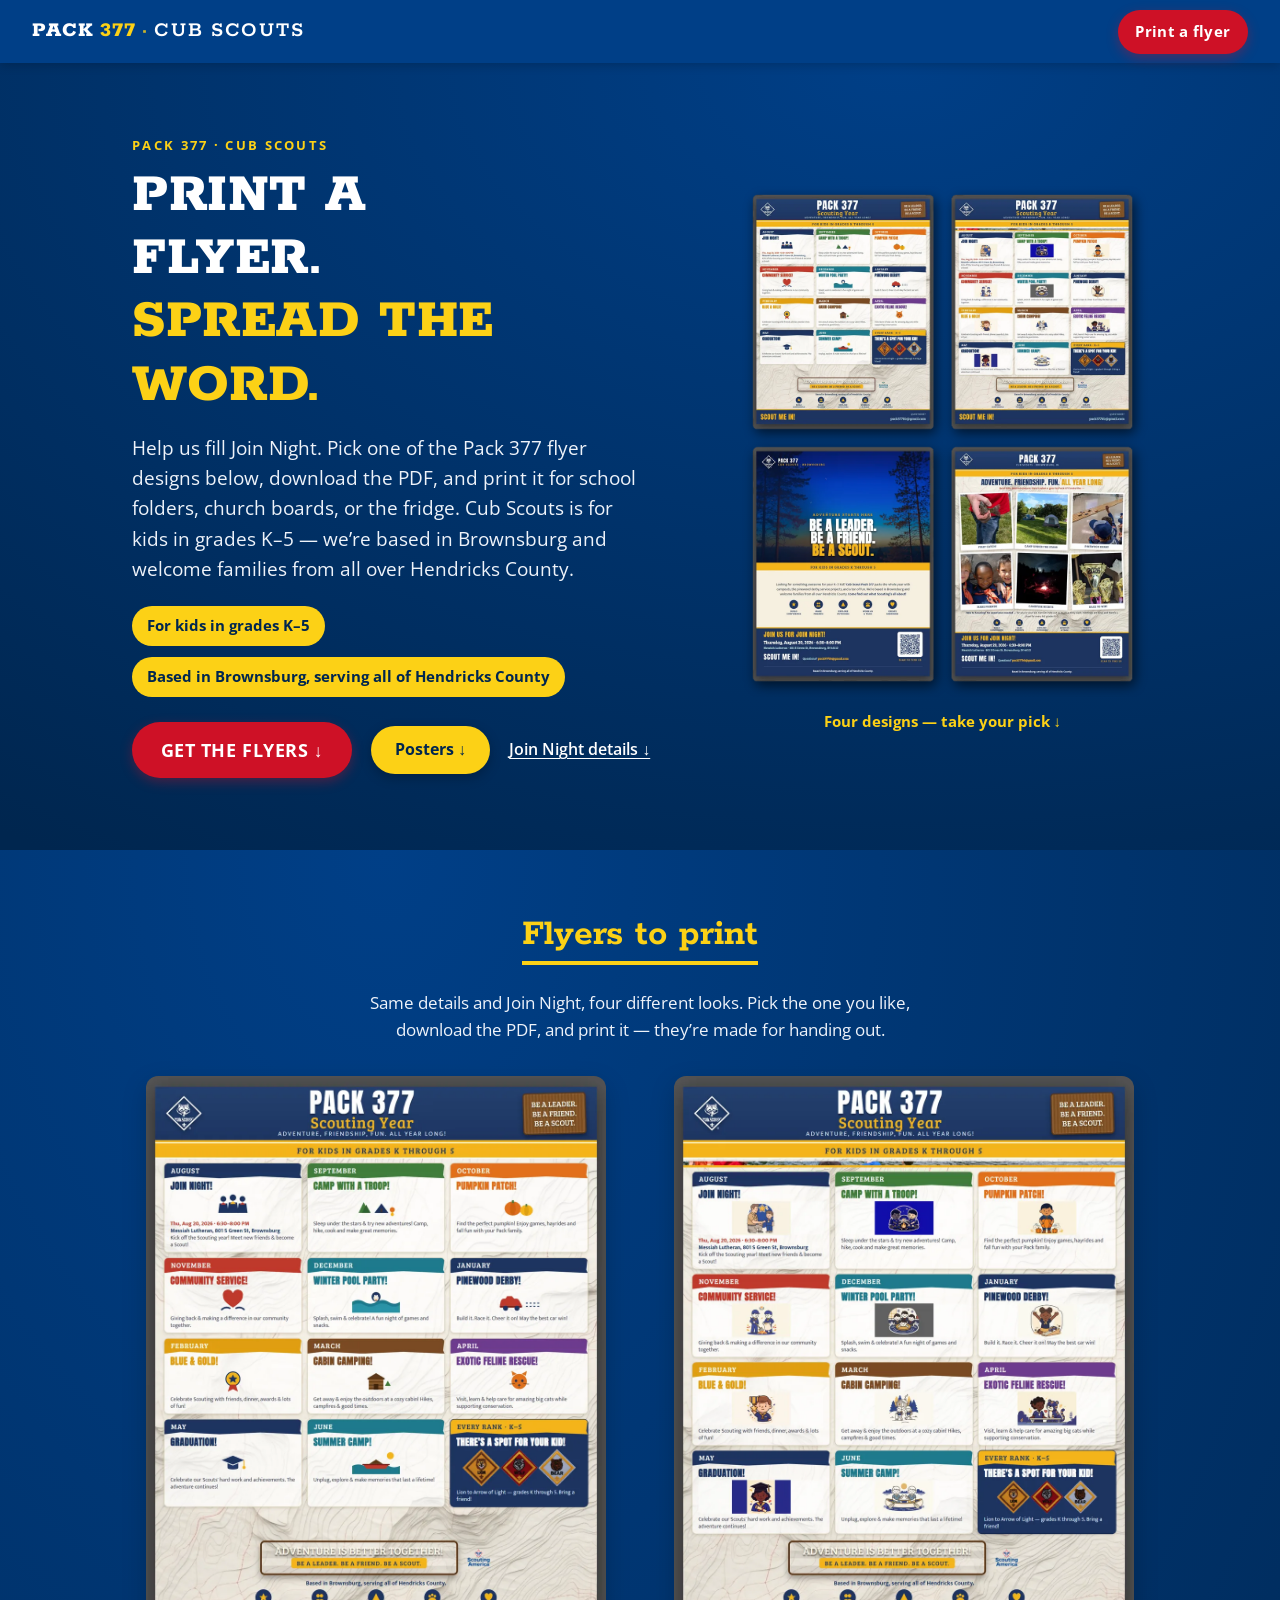
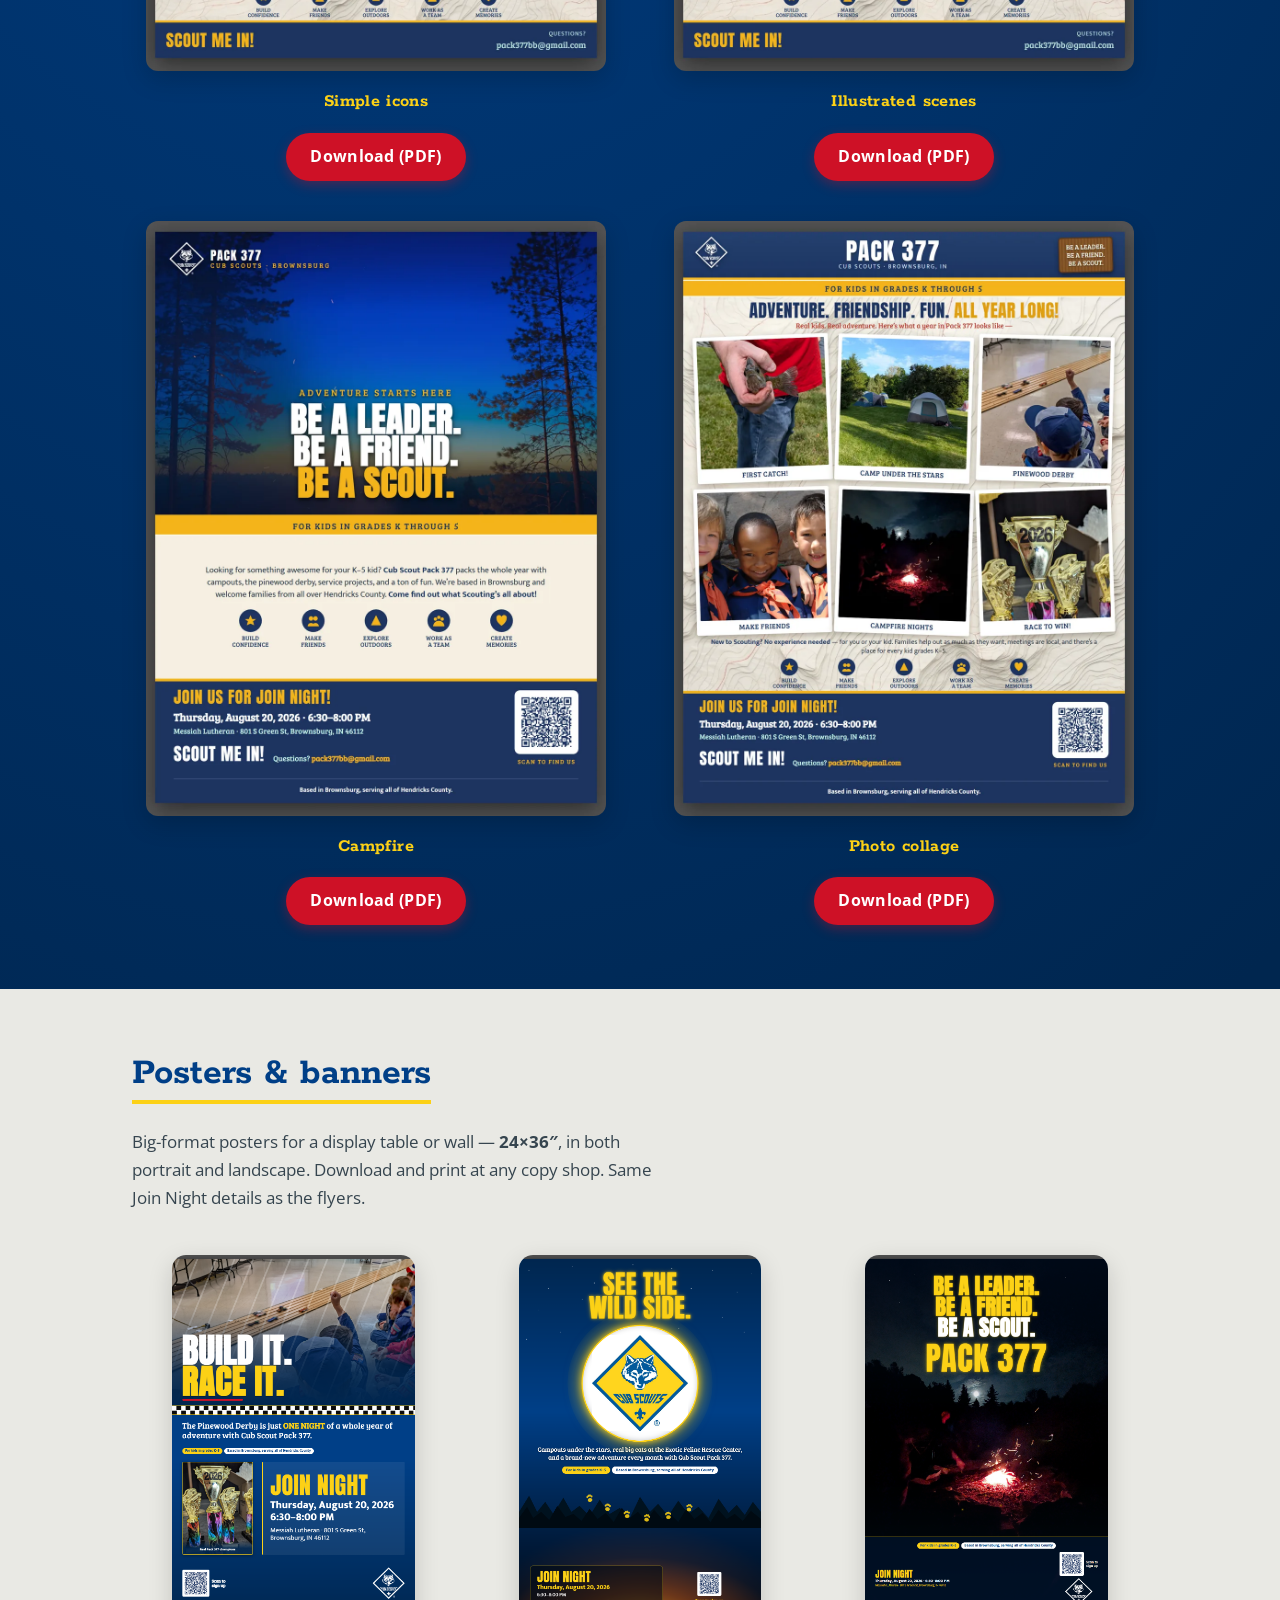
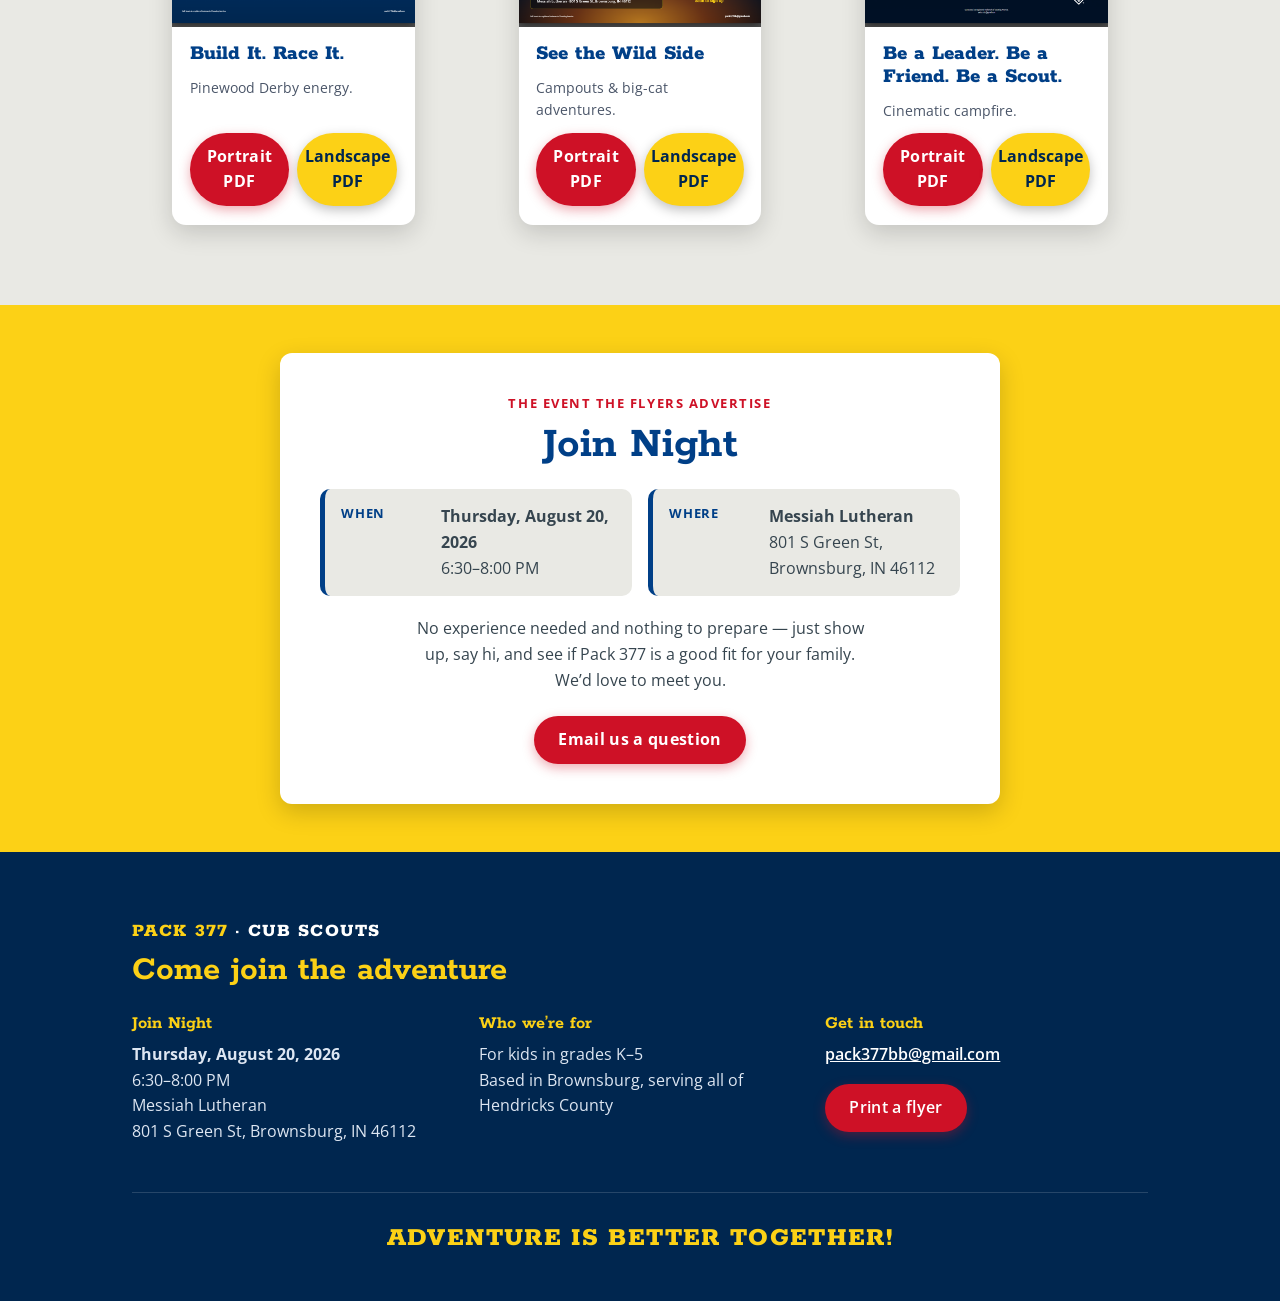
<file: index.html>
<!DOCTYPE html>
<html lang="en">
<head>
  <meta charset="utf-8">
  <meta name="viewport" content="width=device-width, initial-scale=1">
  <title>Cub Scout Pack 377 — Brownsburg, Indiana | Print a Flyer · Join Night Aug 20, 2026</title>
  <meta name="description" content="Print a Cub Scout Pack 377 recruiting flyer. For kids in grades K–5, based in Brownsburg and serving all of Hendricks County, Indiana. Pick a design, download the PDF, and print it. Join Night: Thursday, August 20, 2026, 6:30–8:00 PM at Messiah Lutheran, Brownsburg.">
  <meta name="theme-color" content="#003F87">

  <!-- Open Graph -->
  <meta property="og:type" content="website">
  <meta property="og:title" content="Cub Scout Pack 377 — Print a Flyer">
  <meta property="og:description" content="Pick a Pack 377 flyer design and print it. For kids in grades K–5. Based in Brownsburg, serving all of Hendricks County. Join Night — Thursday, August 20, 2026, 6:30–8:00 PM at Messiah Lutheran.">
  <meta property="og:image" content="assets/flyer-scouting-year.png?v=4">
  <meta property="og:image:alt" content="Pack 377 Scouting Year flyer showing a full year of Cub Scout adventures for kids in grades K–5.">

  <link rel="preconnect" href="https://fonts.googleapis.com">
  <link rel="preconnect" href="https://fonts.gstatic.com" crossorigin>
  <link href="https://fonts.googleapis.com/css2?family=Rokkitt:wght@400;600;700;800&family=Open+Sans:wght@400;600;700&display=swap" rel="stylesheet">

  <link rel="stylesheet" href="assets/styles.css?v=4">
</head>
<body>
  <a class="skip" href="#main">Skip to content</a>

  <header class="site-header">
    <a class="lockup" href="#top" aria-label="Pack 377, Cub Scouts — home">
      <span class="lk-pack">PACK</span><span class="lk-num">377</span>
      <span class="lk-dot" aria-hidden="true">·</span>
      <span class="lk-cub">CUB SCOUTS</span>
    </a>
    <a class="btn btn-cta header-cta" href="#flyer">Print a flyer</a>
  </header>

  <main id="main">

    <!-- (1) HERO -->
    <section id="top" class="hero" aria-labelledby="hero-h">
      <div class="hero-inner">
        <div class="hero-copy">
          <p class="eyebrow">Pack 377 &middot; Cub Scouts</p>
          <h1 id="hero-h">PRINT A<br>FLYER.<br><span class="gold">SPREAD THE WORD.</span></h1>
          <p class="lede">Help us fill Join Night. Pick one of the Pack 377 flyer designs below,
            download the PDF, and print it for school folders, church boards, or the fridge.
            Cub Scouts is for kids in grades K&ndash;5 &mdash; we&rsquo;re based in Brownsburg and
            welcome families from all over Hendricks County.</p>
          <ul class="facts">
            <li class="fact">For kids in grades K&ndash;5</li>
            <li class="fact">Based in Brownsburg, serving all of Hendricks County</li>
          </ul>
          <div class="hero-actions">
            <a class="btn btn-cta" href="#flyer">Get the flyers &darr;</a>
            <a class="btn btn-gold" href="#posters">Posters &darr;</a>
            <a class="link-quiet" href="#join">Join Night details &darr;</a>
          </div>
        </div>

        <figure class="hero-flyer hero-montage">
          <a href="#flyer" aria-label="See and print our four flyer designs">
            <picture>
              <source srcset="assets/flyer-montage.webp?v=4" type="image/webp">
              <img src="assets/flyer-montage.jpg?v=4"
                   width="1046" height="1316"
                   loading="eager" decoding="async"
                   alt="Four different Pack 377 recruiting flyer designs shown together — a simple-icon year calendar, an illustrated-scenes version, a campfire design, and a real-photo collage. Pick and print one in the flyer designs section below.">
            </picture>
          </a>
          <figcaption>Four designs &mdash; take your pick &darr;</figcaption>
        </figure>
      </div>
    </section>

    <!-- (2) FLYER SHOWCASE — the point of the site -->
    <section id="flyer" class="band band-blue" aria-labelledby="flyer-h">
      <div class="wrap flyer-wrap">
        <h2 id="flyer-h" class="section-h on-blue">Flyers to print</h2>
        <p class="band-lede on-blue">Same details and Join Night, four different looks. Pick the one
          you like, download the PDF, and print it &mdash; they&rsquo;re made for handing out.</p>
        <div class="flyer-gallery">

          <figure class="flyer-card">
            <picture>
              <source srcset="assets/flyer-scouting-year-web.webp?v=4" type="image/webp">
              <img src="assets/flyer-scouting-year-web.png?v=4"
                   width="1700" height="2200"
                   loading="lazy" decoding="async"
                   alt="Pack 377 'Scouting Year' flyer, simple-icon style. Cub Scouts for kids in grades K–5, based in Brownsburg and serving all of Hendricks County, Indiana. The flyer lists the year of activities month by month — Join Night, camping, pumpkin patch, community service, winter pool party, pinewood derby, Blue & Gold, cabin camping, the Exotic Feline Rescue Center, graduation, and summer camp — and gives the Join Night details: Thursday, August 20, 2026, 6:30 to 8:00 PM at Messiah Lutheran, 801 S Green St, Brownsburg.">
            </picture>
            <figcaption>Simple icons</figcaption>
            <a class="btn btn-cta" href="flyers/pack-377-scouting-year-2026.pdf?v=4" download>Download (PDF)</a>
          </figure>

          <figure class="flyer-card">
            <picture>
              <source srcset="assets/flyer-scouting-year-hero-web.webp?v=4" type="image/webp">
              <img src="assets/flyer-scouting-year-hero-web.jpg?v=4"
                   width="1700" height="2200"
                   loading="lazy" decoding="async"
                   alt="Pack 377 'Scouting Year' flyer, illustrated style. The same full year of Cub Scout adventures for kids in grades K–5, based in Brownsburg and serving all of Hendricks County, Indiana, with a hand-drawn illustrated scene for each month and a photo of Pack 377 Scouts at camp. Join Night is Thursday, August 20, 2026, 6:30 to 8:00 PM at Messiah Lutheran, 801 S Green St, Brownsburg.">
            </picture>
            <figcaption>Illustrated scenes</figcaption>
            <a class="btn btn-cta" href="flyers/pack-377-scouting-year-hero-2026.pdf?v=4" download>Download (PDF)</a>
          </figure>

          <figure class="flyer-card">
            <picture>
              <source srcset="assets/flyer-campfire-hero-web.webp?v=4" type="image/webp">
              <img src="assets/flyer-campfire-hero-web.jpg?v=4"
                   width="1700" height="2200"
                   loading="lazy" decoding="async"
                   alt="Pack 377 recruiting flyer, campfire style. A dusk forest scene under the headline 'Be a leader. Be a friend. Be a scout.' Cub Scouts for kids in grades K–5, based in Brownsburg and serving all of Hendricks County, Indiana. Join Night is Thursday, August 20, 2026, 6:30 to 8:00 PM at Messiah Lutheran, 801 S Green St, Brownsburg.">
            </picture>
            <figcaption>Campfire</figcaption>
            <a class="btn btn-cta" href="flyers/pack-377-campfire-hero-2026.pdf?v=4" download>Download (PDF)</a>
          </figure>

          <figure class="flyer-card">
            <picture>
              <source srcset="assets/flyer-adventure-collage-web.webp?v=4" type="image/webp">
              <img src="assets/flyer-adventure-collage-web.jpg?v=4"
                   width="1700" height="2200"
                   loading="lazy" decoding="async"
                   alt="Pack 377 recruiting flyer, photo-collage style. A grid of real photos — a Scout's fresh catch, camping under the stars, the pinewood derby, making friends, and a campfire — under 'Adventure. Friendship. Fun. All year long!' Cub Scouts for kids in grades K–5, based in Brownsburg and serving all of Hendricks County, Indiana. Join Night is Thursday, August 20, 2026, 6:30 to 8:00 PM at Messiah Lutheran, 801 S Green St, Brownsburg.">
            </picture>
            <figcaption>Photo collage</figcaption>
            <a class="btn btn-cta" href="flyers/pack-377-adventure-collage-2026.pdf?v=4" download>Download (PDF)</a>
          </figure>

        </div>
      </div>
    </section>

<!-- (2b) POSTERS & BANNERS -->
    <style>
      .poster-gallery { display: grid; grid-template-columns: repeat(3, 1fr); gap: 1.5rem; margin-top: 1.75rem; }
      @media (max-width: 820px){ .poster-gallery { grid-template-columns: 1fr; max-width: 26rem; margin-left:auto; margin-right:auto; } }
      .poster-card { background:#fff; border-radius:14px; overflow:hidden; box-shadow:0 8px 24px rgba(0,0,0,.16); display:flex; flex-direction:column; }
      .poster-card > img { width:100%; height:auto; display:block; background:#00264f; }
      .poster-card .pc-body { padding:1rem 1.1rem 1.2rem; display:flex; flex-direction:column; gap:.7rem; flex:1; }
      .poster-card h3 { font-family:'Rokkitt',Georgia,serif; font-weight:800; color:#003F87; font-size:1.35rem; line-height:1.05; margin:0; }
      .poster-card .pc-note { font-size:.85rem; color:#4a5568; margin:0; }
      .poster-card .pc-dl { display:flex; gap:.5rem; margin-top:auto; }
      .poster-card .pc-dl .btn { flex:1 1 0; text-align:center; padding-left:.4rem; padding-right:.4rem; }
    </style>
    <section id="posters" class="band band-light" aria-labelledby="posters-h">
      <div class="wrap">
        <h2 id="posters-h" class="section-h">Posters &amp; banners</h2>
        <p class="band-lede">Big-format posters for a display table or wall &mdash; <strong>24&times;36&Prime;</strong>, in
          both portrait and landscape. Download and print at any copy shop. Same Join Night details as the flyers.</p>
        <div class="poster-gallery">

          <figure class="poster-card">
            <img src="assets/poster-derby-portrait.png" width="922" height="1382"
                 loading="lazy" decoding="async"
                 alt="Pack 377 'Build It. Race It.' Pinewood Derby poster. Cub Scouts for kids in grades K–5, based in Brownsburg and serving all of Hendricks County, Indiana. Join Night is Thursday, August 20, 2026, 6:30 to 8:00 PM at Messiah Lutheran, 801 S Green St, Brownsburg.">
            <div class="pc-body">
              <h3>Build It. Race It.</h3>
              <p class="pc-note">Pinewood Derby energy.</p>
              <div class="pc-dl">
                <a class="btn btn-cta" href="posters/pack-377-derby-portrait.pdf" download>Portrait PDF</a>
                <a class="btn btn-gold" href="posters/pack-377-derby-landscape.pdf" download>Landscape PDF</a>
              </div>
            </div>
          </figure>

          <figure class="poster-card">
            <img src="assets/poster-wild-side-portrait.png" width="922" height="1382"
                 loading="lazy" decoding="async"
                 alt="Pack 377 'See the Wild Side' poster with the Cub Scouts emblem on a starry night. Cub Scouts for kids in grades K–5, based in Brownsburg and serving all of Hendricks County, Indiana. Join Night is Thursday, August 20, 2026, 6:30 to 8:00 PM at Messiah Lutheran, 801 S Green St, Brownsburg.">
            <div class="pc-body">
              <h3>See the Wild Side</h3>
              <p class="pc-note">Campouts &amp; big-cat adventures.</p>
              <div class="pc-dl">
                <a class="btn btn-cta" href="posters/pack-377-wild-side-portrait.pdf" download>Portrait PDF</a>
                <a class="btn btn-gold" href="posters/pack-377-wild-side-landscape.pdf" download>Landscape PDF</a>
              </div>
            </div>
          </figure>

          <figure class="poster-card">
            <img src="assets/poster-campfire-portrait.png" width="922" height="1382"
                 loading="lazy" decoding="async"
                 alt="Pack 377 'Be a Leader. Be a Friend. Be a Scout.' campfire poster. Cub Scouts for kids in grades K–5, based in Brownsburg and serving all of Hendricks County, Indiana. Join Night is Thursday, August 20, 2026, 6:30 to 8:00 PM at Messiah Lutheran, 801 S Green St, Brownsburg.">
            <div class="pc-body">
              <h3>Be a Leader. Be a Friend. Be a Scout.</h3>
              <p class="pc-note">Cinematic campfire.</p>
              <div class="pc-dl">
                <a class="btn btn-cta" href="posters/pack-377-campfire-portrait.pdf" download>Portrait PDF</a>
                <a class="btn btn-gold" href="posters/pack-377-campfire-landscape.pdf" download>Landscape PDF</a>
              </div>
            </div>
          </figure>

        </div>
      </div>
    </section>

    <!-- (3) JOIN NIGHT CALL-OUT -->
    <section id="join" class="join" aria-labelledby="join-h">
      <div class="join-card">
        <p class="join-kicker">The event the flyers advertise</p>
        <h2 id="join-h">Join Night</h2>
        <dl class="join-details">
          <div class="join-row">
            <dt>When</dt>
            <dd><strong>Thursday, August 20, 2026</strong><br>6:30&ndash;8:00 PM</dd>
          </div>
          <div class="join-row">
            <dt>Where</dt>
            <dd><strong>Messiah Lutheran</strong><br>801 S Green St, Brownsburg, IN 46112</dd>
          </div>
        </dl>
        <p class="join-note">No experience needed and nothing to prepare &mdash; just show up,
          say hi, and see if Pack 377 is a good fit for your family. We&rsquo;d love to meet you.</p>
        <a class="btn btn-cta" href="mailto:pack377bb@gmail.com?subject=Pack%20377%20Join%20Night">Email us a question</a>
      </div>
    </section>
  </main>

  <!-- (4) FOOTER -->
  <footer class="site-footer" aria-labelledby="footer-h">
    <div class="wrap">
      <p class="footer-lockup"><span class="gold">PACK 377</span> &middot; CUB SCOUTS</p>
      <h2 id="footer-h" class="footer-h">Come join the adventure</h2>

      <div class="footer-grid">
        <div class="footer-block">
          <h3>Join Night</h3>
          <p><strong>Thursday, August 20, 2026</strong><br>
             6:30&ndash;8:00 PM<br>
             Messiah Lutheran<br>
             801 S Green St, Brownsburg, IN 46112</p>
        </div>
        <div class="footer-block">
          <h3>Who we&rsquo;re for</h3>
          <p>For kids in grades K&ndash;5<br>
             Based in Brownsburg, serving all of Hendricks County</p>
        </div>
        <div class="footer-block">
          <h3>Get in touch</h3>
          <p><a href="mailto:pack377bb@gmail.com">pack377bb@gmail.com</a></p>
          <a class="btn btn-cta" href="#flyer">Print a flyer</a>
        </div>
      </div>

      <p class="footer-tag gold">ADVENTURE IS BETTER TOGETHER!</p>
    </div>
  </footer>
</body>
</html>
</file>
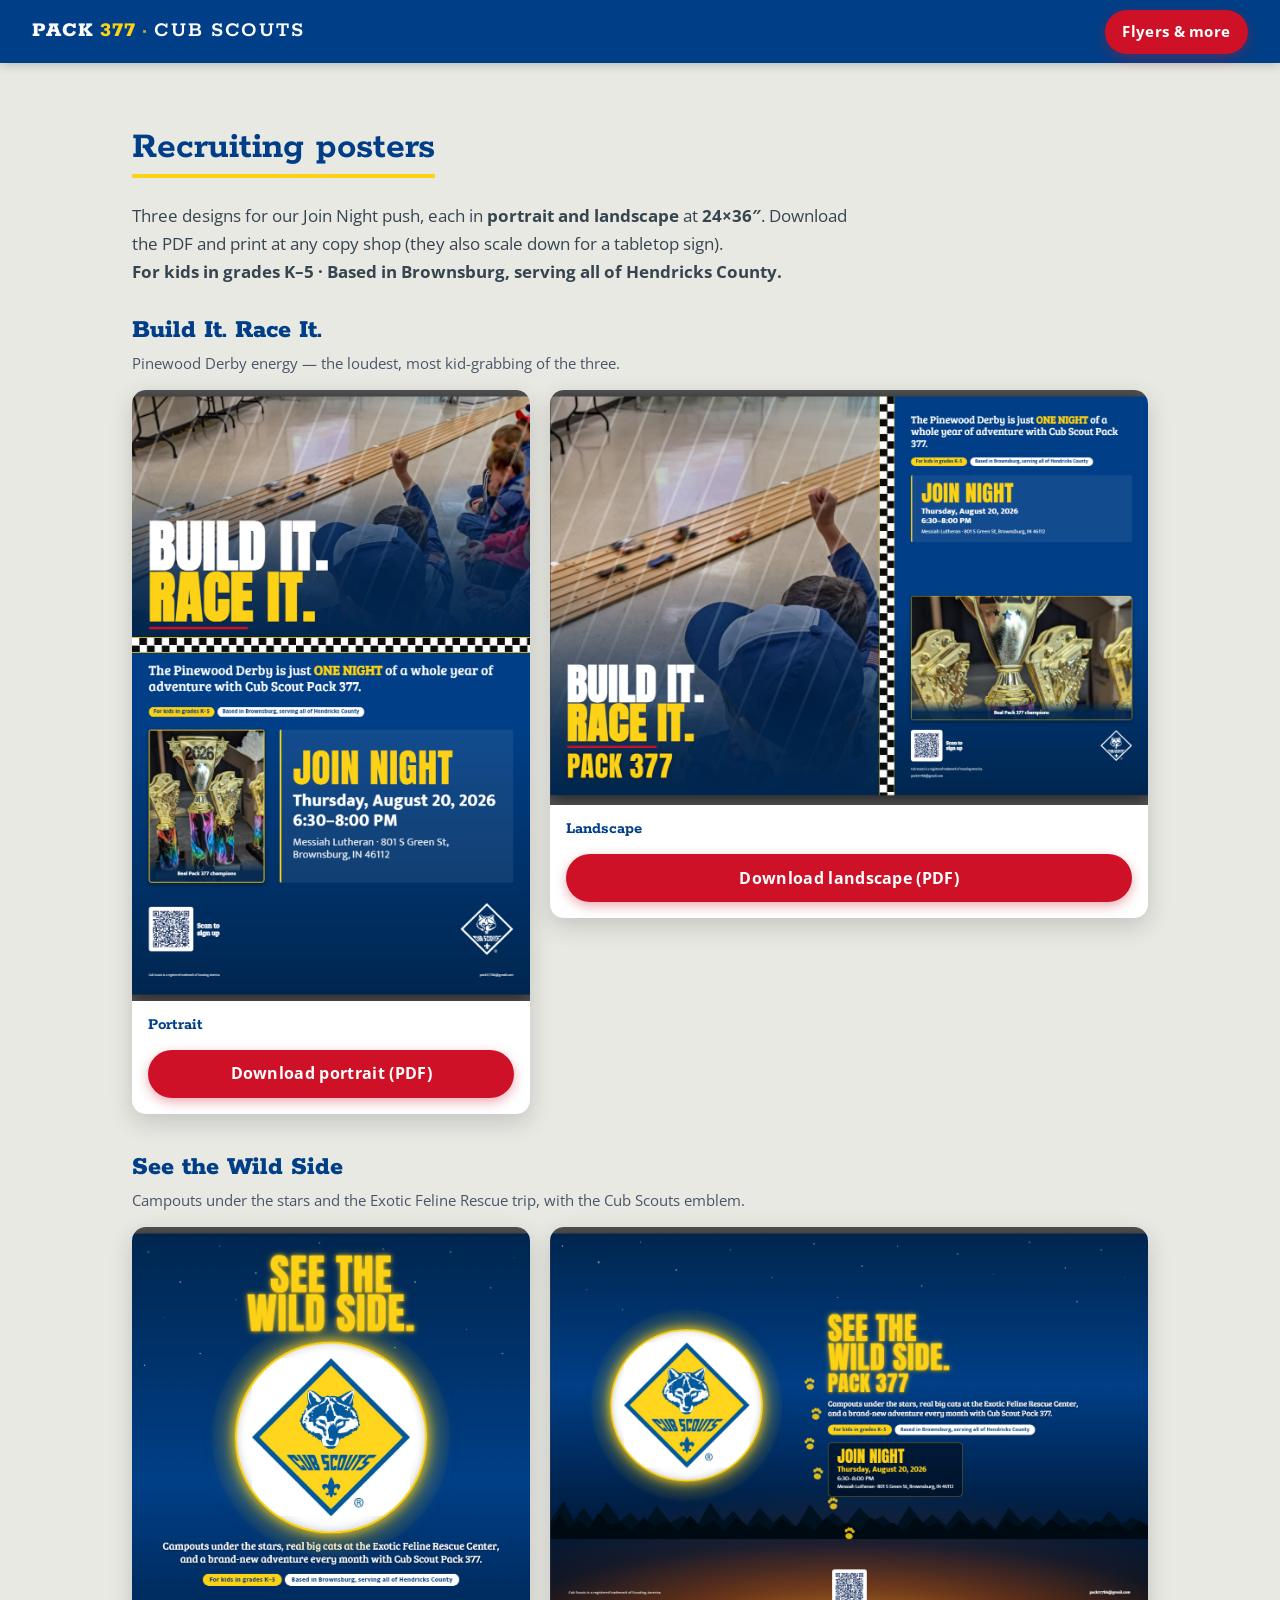
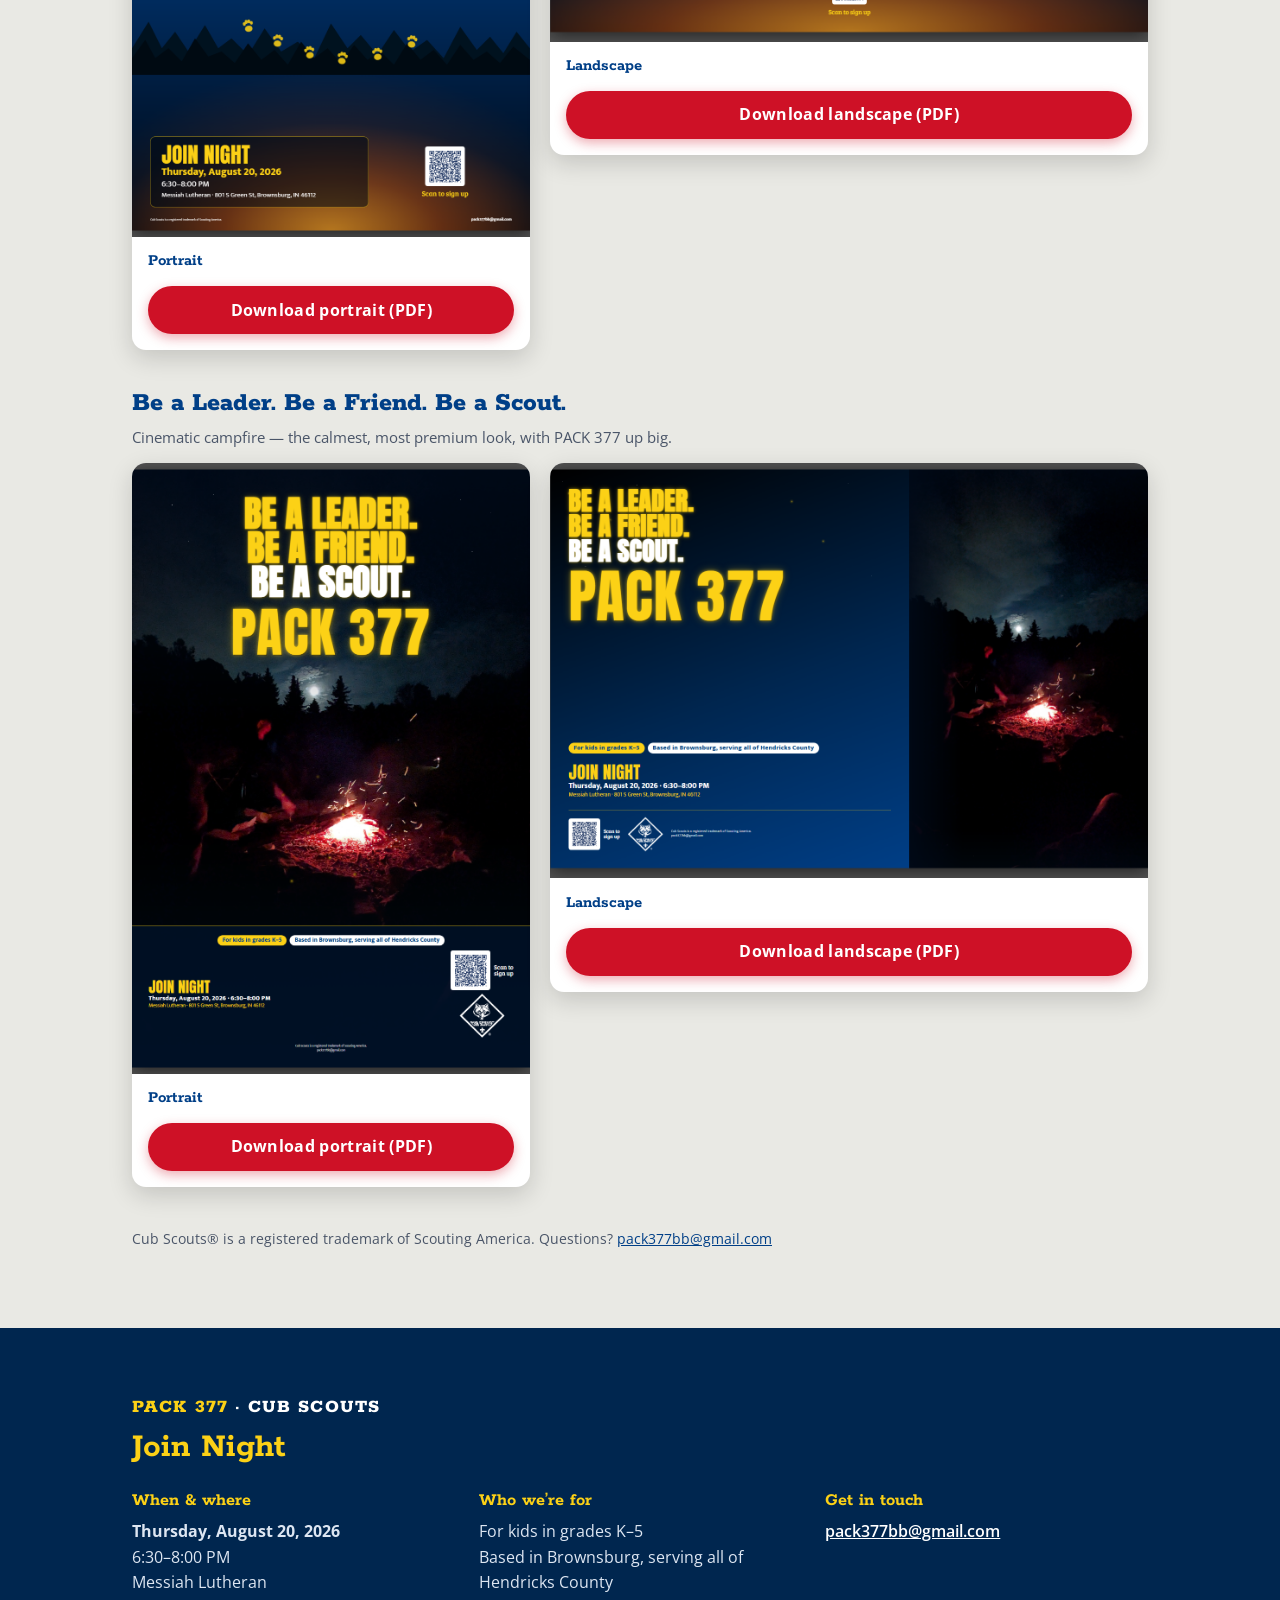
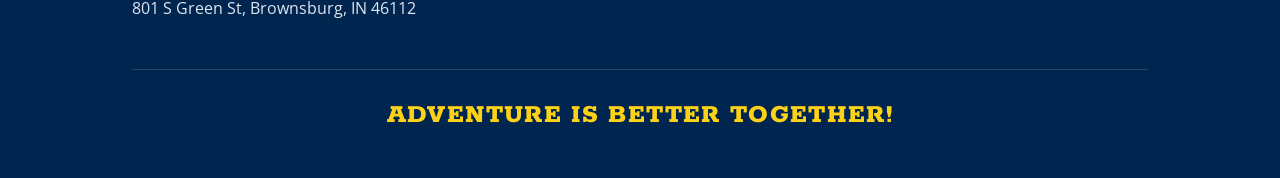
<file: posters.html>
<!DOCTYPE html>
<html lang="en">
<head>
  <meta charset="utf-8">
  <meta name="viewport" content="width=device-width, initial-scale=1">
  <title>Cub Scout Pack 377 — Recruiting Posters</title>
  <meta name="description" content="Print-ready Cub Scout Pack 377 recruiting posters — 24×36, in portrait and landscape. For kids in grades K–5, based in Brownsburg and serving all of Hendricks County. Join Night: Thursday, August 20, 2026, 6:30–8:00 PM at Messiah Lutheran, Brownsburg.">
  <meta name="theme-color" content="#003F87">

  <meta property="og:type" content="website">
  <meta property="og:title" content="Cub Scout Pack 377 — Recruiting Posters">
  <meta property="og:description" content="Three poster designs, each in portrait and landscape (24×36). Print-ready PDFs for Join Night — Thursday, August 20, 2026.">
  <meta property="og:image" content="assets/poster-derby-portrait.png">
  <meta property="og:image:alt" content="Pack 377 'Build It. Race It.' Pinewood Derby recruiting poster.">

  <link rel="preconnect" href="https://fonts.googleapis.com">
  <link rel="preconnect" href="https://fonts.gstatic.com" crossorigin>
  <link href="https://fonts.googleapis.com/css2?family=Rokkitt:wght@400;600;700;800&family=Open+Sans:wght@400;600;700&display=swap" rel="stylesheet">

  <link rel="stylesheet" href="assets/styles.css?v=4">

  <style>
    .posters-intro { max-width: 46rem; }
    .pset { display: flex; flex-direction: column; gap: 2.5rem; margin-top: 2rem; }
    .pset-item { }
    .pset-item h2 {
      font-family: 'Rokkitt', Georgia, serif; font-weight: 800; color: #003F87;
      font-size: 1.7rem; line-height: 1.05; margin: 0 0 .9rem;
    }
    .pset-item .pi-note { color: #4a5568; font-size: .95rem; margin: -.55rem 0 .9rem; }
    .p-orients { display: grid; grid-template-columns: 2fr 3fr; gap: 1.25rem; align-items: start; }
    @media (max-width: 780px){ .p-orients { grid-template-columns: 1fr; } }
    .p-orients figure {
      margin: 0; background: #fff; border-radius: 14px; overflow: hidden;
      box-shadow: 0 8px 24px rgba(0,0,0,.16); display: flex; flex-direction: column;
    }
    .p-orients img { width: 100%; height: auto; display: block; background: #00264f; }
    .p-orients figcaption {
      font-family: 'Rokkitt', Georgia, serif; font-weight: 700; color: #003F87;
      padding: .7rem 1rem 0; font-size: 1.05rem;
    }
    .p-orients .btn { margin: .7rem 1rem 1rem; text-align: center; }
    .posters-note { font-size: .9rem; color:#4a5568; margin-top: 2.5rem; }
  </style>
</head>
<body>
  <a class="skip" href="#main">Skip to content</a>

  <header class="site-header">
    <a class="lockup" href="./" aria-label="Pack 377, Cub Scouts — home">
      <span class="lk-pack">PACK</span><span class="lk-num">377</span>
      <span class="lk-dot" aria-hidden="true">·</span>
      <span class="lk-cub">CUB SCOUTS</span>
    </a>
    <a class="btn btn-cta header-cta" href="./">Flyers &amp; more</a>
  </header>

  <main id="main">
    <section class="band band-light" aria-labelledby="posters-h">
      <div class="wrap">
        <h1 id="posters-h" class="section-h">Recruiting posters</h1>
        <p class="band-lede posters-intro">Three designs for our Join Night push, each in <strong>portrait and
          landscape</strong> at <strong>24&times;36&Prime;</strong>. Download the PDF and print at any copy shop
          (they also scale down for a tabletop sign). <br><strong>For kids in grades K&ndash;5 &middot;
          Based in Brownsburg, serving all of Hendricks County.</strong></p>

        <div class="pset">

          <article class="pset-item">
            <h2>Build It. Race It.</h2>
            <p class="pi-note">Pinewood Derby energy &mdash; the loudest, most kid-grabbing of the three.</p>
            <div class="p-orients">
              <figure>
                <img src="assets/poster-derby-portrait.png" width="922" height="1382" loading="lazy" decoding="async"
                     alt="Pack 377 'Build It. Race It.' Pinewood Derby poster, portrait. Cub Scouts for kids in grades K–5, based in Brownsburg and serving all of Hendricks County. Join Night Thursday, August 20, 2026, 6:30–8:00 PM at Messiah Lutheran, 801 S Green St, Brownsburg.">
                <figcaption>Portrait</figcaption>
                <a class="btn btn-cta" href="posters/pack-377-derby-portrait.pdf" download>Download portrait (PDF)</a>
              </figure>
              <figure>
                <img src="assets/poster-derby-landscape.png" width="1382" height="922" loading="lazy" decoding="async"
                     alt="Pack 377 'Build It. Race It.' Pinewood Derby poster, landscape. Same details as the portrait version.">
                <figcaption>Landscape</figcaption>
                <a class="btn btn-cta" href="posters/pack-377-derby-landscape.pdf" download>Download landscape (PDF)</a>
              </figure>
            </div>
          </article>

          <article class="pset-item">
            <h2>See the Wild Side</h2>
            <p class="pi-note">Campouts under the stars and the Exotic Feline Rescue trip, with the Cub Scouts emblem.</p>
            <div class="p-orients">
              <figure>
                <img src="assets/poster-wild-side-portrait.png" width="922" height="1382" loading="lazy" decoding="async"
                     alt="Pack 377 'See the Wild Side' poster, portrait. Cub Scouts for kids in grades K–5, based in Brownsburg and serving all of Hendricks County. Join Night Thursday, August 20, 2026, 6:30–8:00 PM at Messiah Lutheran, 801 S Green St, Brownsburg.">
                <figcaption>Portrait</figcaption>
                <a class="btn btn-cta" href="posters/pack-377-wild-side-portrait.pdf" download>Download portrait (PDF)</a>
              </figure>
              <figure>
                <img src="assets/poster-wild-side-landscape.png" width="1382" height="922" loading="lazy" decoding="async"
                     alt="Pack 377 'See the Wild Side' poster, landscape. Same details as the portrait version.">
                <figcaption>Landscape</figcaption>
                <a class="btn btn-cta" href="posters/pack-377-wild-side-landscape.pdf" download>Download landscape (PDF)</a>
              </figure>
            </div>
          </article>

          <article class="pset-item">
            <h2>Be a Leader. Be a Friend. Be a Scout.</h2>
            <p class="pi-note">Cinematic campfire &mdash; the calmest, most premium look, with PACK 377 up big.</p>
            <div class="p-orients">
              <figure>
                <img src="assets/poster-campfire-portrait.png" width="922" height="1382" loading="lazy" decoding="async"
                     alt="Pack 377 'Be a Leader. Be a Friend. Be a Scout.' campfire poster, portrait. Cub Scouts for kids in grades K–5, based in Brownsburg and serving all of Hendricks County. Join Night Thursday, August 20, 2026, 6:30–8:00 PM at Messiah Lutheran, 801 S Green St, Brownsburg.">
                <figcaption>Portrait</figcaption>
                <a class="btn btn-cta" href="posters/pack-377-campfire-portrait.pdf" download>Download portrait (PDF)</a>
              </figure>
              <figure>
                <img src="assets/poster-campfire-landscape.png" width="1382" height="922" loading="lazy" decoding="async"
                     alt="Pack 377 'Be a Leader. Be a Friend. Be a Scout.' campfire poster, landscape. Same details as the portrait version.">
                <figcaption>Landscape</figcaption>
                <a class="btn btn-cta" href="posters/pack-377-campfire-landscape.pdf" download>Download landscape (PDF)</a>
              </figure>
            </div>
          </article>

        </div>

        <p class="posters-note">Cub Scouts&reg; is a registered trademark of Scouting America. Questions?
          <a href="mailto:pack377bb@gmail.com">pack377bb@gmail.com</a></p>
      </div>
    </section>
  </main>

  <footer class="site-footer" aria-labelledby="footer-h">
    <div class="wrap">
      <p class="footer-lockup"><span class="gold">PACK 377</span> &middot; CUB SCOUTS</p>
      <h2 id="footer-h" class="footer-h">Join Night</h2>
      <div class="footer-grid">
        <div class="footer-block">
          <h3>When &amp; where</h3>
          <p><strong>Thursday, August 20, 2026</strong><br>
             6:30&ndash;8:00 PM<br>
             Messiah Lutheran<br>
             801 S Green St, Brownsburg, IN 46112</p>
        </div>
        <div class="footer-block">
          <h3>Who we&rsquo;re for</h3>
          <p>For kids in grades K&ndash;5<br>
             Based in Brownsburg, serving all of Hendricks County</p>
        </div>
        <div class="footer-block">
          <h3>Get in touch</h3>
          <p><a href="mailto:pack377bb@gmail.com">pack377bb@gmail.com</a></p>
        </div>
      </div>
      <p class="footer-tag gold">ADVENTURE IS BETTER TOGETHER!</p>
    </div>
  </footer>
</body>
</html>
</file>
<file: assets/styles.css>
/* ====== Pack 377 — Trailhead ====== */
:root{
  --cub-blue:#003F87;
  --blue-deep:#00264f;
  --gold:#FCD116;
  --red:#CE1126;
  --red-dark:#a50d1e;
  --charcoal:#36454F;
  --offwhite:#E9E9E4;
  --white:#FFFFFF;
  --radius:12px;
  --shadow:0 8px 24px rgba(0,0,0,.18);
  --wrap:1080px;
  --serif:"Rokkitt",Georgia,serif;
  --sans:"Open Sans",Verdana,Arial,sans-serif;
}

*,*::before,*::after{box-sizing:border-box}
html{scroll-behavior:smooth}
@media (prefers-reduced-motion:reduce){html{scroll-behavior:auto}}

body{
  margin:0;
  font-family:var(--sans);
  color:var(--charcoal);
  background:var(--white);
  line-height:1.6;
  -webkit-font-smoothing:antialiased;
}

img{max-width:100%;height:auto;display:block}

a{color:var(--cub-blue)}
a:hover{color:var(--red-dark)}

h1,h2,h3{font-family:var(--serif);line-height:1.1;margin:0}

.wrap{max-width:var(--wrap);margin-inline:auto;padding-inline:clamp(1rem,4vw,2rem)}

/* ---- Accessibility ---- */
.skip{
  position:absolute;left:-9999px;top:0;z-index:1000;
  background:var(--white);color:var(--cub-blue);
  padding:.75rem 1rem;border-radius:0 0 var(--radius) 0;font-weight:700;
}
.skip:focus{left:0}

:focus-visible{
  outline:3px solid var(--gold);
  outline-offset:3px;
  border-radius:4px;
}
.band-blue :focus-visible,.hero :focus-visible,.site-header :focus-visible,.site-footer :focus-visible{
  outline-color:var(--white);
}

/* ---- Buttons ---- */
.btn{
  display:inline-flex;align-items:center;justify-content:center;
  min-height:44px;padding:.7rem 1.5rem;
  font-family:var(--sans);font-weight:700;font-size:1rem;
  text-decoration:none;border-radius:50px;border:0;cursor:pointer;
  transition:transform .12s ease,background-color .12s ease;
}
.btn-cta{
  background:var(--red);color:var(--white);
  letter-spacing:.02em;text-transform:none;
  box-shadow:0 4px 12px rgba(206,17,38,.35);
}
.btn-cta:hover,.btn-cta:focus-visible{background:var(--red-dark);color:var(--white);transform:translateY(-1px)}
.btn-gold{
  background:var(--gold);color:var(--blue-deep);
  box-shadow:0 4px 12px rgba(0,0,0,.25);
}
.btn-gold:hover,.btn-gold:focus-visible{background:#ffe04d;color:var(--blue-deep);transform:translateY(-1px)}

/* ---- Header ---- */
.site-header{
  position:sticky;top:0;z-index:100;
  display:flex;align-items:center;justify-content:space-between;gap:1rem;
  background:var(--cub-blue);
  padding:.6rem clamp(1rem,4vw,2rem);
  box-shadow:0 2px 10px rgba(0,0,0,.2);
}
.lockup{
  display:flex;align-items:center;gap:.4rem;flex-wrap:wrap;
  font-family:var(--serif);font-weight:800;letter-spacing:.04em;
  text-decoration:none;color:var(--white);font-size:clamp(1rem,3.5vw,1.35rem);
}
.lockup .lk-num{color:var(--gold)}
.lockup .lk-dot{color:var(--gold);opacity:.8}
.lockup .lk-cub{font-weight:600;letter-spacing:.08em}
.header-cta{padding:.55rem 1.1rem;min-height:44px;font-size:.95rem;white-space:nowrap}

/* ---- Hero ---- */
.hero{
  background:
    radial-gradient(120% 120% at 70% 0%, var(--cub-blue) 0%, var(--blue-deep) 100%);
  color:var(--white);
  padding:clamp(2rem,6vw,4.5rem) 0;
}
.hero-inner{
  max-width:var(--wrap);margin-inline:auto;
  padding-inline:clamp(1rem,4vw,2rem);
  display:grid;grid-template-columns:minmax(0,1fr);gap:clamp(1.5rem,5vw,3rem);
}
.eyebrow{
  text-transform:uppercase;letter-spacing:.18em;font-weight:700;
  font-size:.8rem;color:var(--gold);margin:0 0 .5rem;
}
.hero h1{
  font-size:clamp(2.2rem,8vw,3.6rem);font-weight:800;
  color:var(--white);margin:0 0 1rem;letter-spacing:.01em;
}
.hero h1 .gold{color:var(--gold)}
.lede{font-size:clamp(1.02rem,2.4vw,1.18rem);max-width:46ch;margin:0 0 1.4rem;color:#eef3fa}

.facts{list-style:none;margin:0 0 1.6rem;padding:0;display:flex;flex-wrap:wrap;gap:.6rem}
.fact{
  background:var(--gold);color:var(--blue-deep);
  font-weight:700;font-size:.92rem;
  padding:.5rem .95rem;border-radius:50px;
}

.hero-actions{display:flex;align-items:center;gap:1.2rem;flex-wrap:wrap}
.hero-actions .btn-cta{font-size:1.1rem;padding:.85rem 1.8rem;text-transform:uppercase;letter-spacing:.03em}
.link-quiet{
  color:var(--white);font-weight:600;text-decoration:underline;
  text-underline-offset:3px;min-height:44px;display:inline-flex;align-items:center;
}
.link-quiet:hover{color:var(--gold)}

.hero-flyer{margin:0}
.hero-flyer img{
  width:100%;max-width:520px;margin-inline:auto;
  aspect-ratio:1700/2200;
  border-radius:var(--radius);
  box-shadow:var(--shadow);
  background:#fff;
}
.hero-flyer figcaption{
  text-align:center;margin-top:.8rem;font-style:italic;
  color:var(--gold);font-size:.95rem;
}
/* Hero montage (all four flyers) — shadows are baked into the image */
.hero-montage a{display:block;border-radius:var(--radius)}
.hero-montage img{
  max-width:560px;aspect-ratio:auto;
  border-radius:0;box-shadow:none;background:transparent;
  transition:transform .15s ease;
}
.hero-montage a:hover img{transform:translateY(-2px) scale(1.01)}
.hero-montage figcaption{font-style:normal;font-weight:700}

/* ---- Join Night card ---- */
.join{background:var(--gold);padding:clamp(2rem,5vw,3rem) 0}
.join-card{
  max-width:720px;margin-inline:auto;
  background:var(--white);color:var(--charcoal);
  border-radius:var(--radius);box-shadow:var(--shadow);
  padding:clamp(1.5rem,5vw,2.5rem);
  text-align:center;margin-inline:clamp(1rem,4vw,auto);
}
.join-kicker{
  text-transform:uppercase;letter-spacing:.12em;font-weight:700;
  font-size:.8rem;color:var(--red);margin:0 0 .4rem;
}
.join-card h2{font-size:clamp(2rem,6vw,2.8rem);color:var(--cub-blue);margin:0 0 1.2rem}
.join-details{
  display:grid;grid-template-columns:1fr;gap:1rem;
  margin:0 0 1.3rem;text-align:left;
}
.join-row{
  display:grid;grid-template-columns:5.5rem 1fr;gap:.75rem;align-items:start;
  padding:.9rem 1rem;background:var(--offwhite);border-radius:10px;
  border-left:5px solid var(--cub-blue);
}
.join-row dt{
  font-weight:700;text-transform:uppercase;letter-spacing:.06em;
  font-size:.8rem;color:var(--cub-blue);
}
.join-row dd{margin:0;font-size:1.02rem}
.join-note{max-width:50ch;margin:0 auto 1.4rem}
.join-card .btn-cta{font-size:1rem}

/* ---- Bands ---- */
.band{padding:clamp(2.5rem,6vw,4rem) 0}
.band-light{background:var(--offwhite);color:var(--charcoal)}
.band-blue{
  background:radial-gradient(120% 120% at 30% 0%, var(--cub-blue) 0%, var(--blue-deep) 100%);
  color:var(--white);
}
.section-h{
  font-size:clamp(1.7rem,5vw,2.4rem);color:var(--cub-blue);
  margin:0 0 .5rem;display:inline-block;
  border-bottom:4px solid var(--gold);padding-bottom:.3rem;
}
.section-h.on-blue{color:var(--gold);border-bottom-color:var(--gold)}
.band-lede{font-size:1.08rem;max-width:55ch;margin:1rem 0 1.6rem}
.band-blue .band-lede{color:#eef3fa}

/* ---- Ranks ---- */
.restate{margin:1.2rem 0 .8rem}
.ranks{
  list-style:none;margin:0;padding:0;
  display:grid;grid-template-columns:1fr;gap:.6rem;
}
.ranks li{
  display:flex;justify-content:space-between;align-items:center;gap:1rem;
  background:var(--white);border-radius:10px;
  padding:.8rem 1.1rem;border-left:5px solid var(--cub-blue);
  box-shadow:0 2px 6px rgba(0,0,0,.06);
}
.ranks .grade{font-weight:600}
.ranks .rank{
  font-family:var(--serif);font-weight:700;font-size:1.1rem;
  color:var(--cub-blue);
}

/* ---- Pillars ---- */
.pillars{
  list-style:none;margin:0;padding:0;
  display:grid;grid-template-columns:1fr;gap:1rem;
}
.pillar{
  display:flex;align-items:center;gap:.8rem;
  background:rgba(255,255,255,.08);
  border:1px solid rgba(252,209,22,.35);
  border-radius:var(--radius);padding:1rem 1.2rem;
  font-family:var(--serif);font-weight:700;font-size:1.15rem;color:var(--white);
}
.pillar-icon{
  display:inline-flex;align-items:center;justify-content:center;
  width:2.4rem;height:2.4rem;flex:0 0 auto;
  background:var(--gold);color:var(--blue-deep);border-radius:50%;
  font-size:1.1rem;
}

/* ---- Year of Adventure ---- */
.months{
  list-style:none;margin:0;padding:0;
  display:grid;grid-template-columns:1fr;gap:1rem;
}
.month{
  background:var(--white);border-radius:var(--radius);
  box-shadow:0 3px 10px rgba(0,0,0,.08);
  padding:1.1rem 1.2rem;
  border-top:6px solid var(--cub-blue);
}
.m-name{
  display:block;font-family:var(--serif);font-weight:700;
  font-size:1.25rem;color:var(--cub-blue);margin-bottom:.2rem;
}
.m-act{display:block;font-weight:600;font-size:1.02rem;color:var(--charcoal)}
/* colored-tab rotation (decorative accents only) */
.m1{border-top-color:#003F87}
.m2{border-top-color:#2e7d32}
.m3{border-top-color:#e8730c}
.m4{border-top-color:#6a1b9a}
.m5{border-top-color:#0277bd}
.m6{border-top-color:#c62828}
.m7{border-top-color:#1565c0}
.m8{border-top-color:#00838f}
.m9{border-top-color:#ad6f00}
.m10{border-top-color:#558b2f}
.m11{border-top-color:#283593}

.tagline{
  font-family:var(--serif);font-weight:800;letter-spacing:.04em;
  font-size:clamp(1.2rem,4vw,1.6rem);color:var(--cub-blue);
  text-align:center;margin:2rem 0 0;
}

/* ---- Flyer showcase ---- */
.flyer-wrap{text-align:center}
.flyer-wrap .band-lede{max-width:58ch;margin:1rem auto 2rem}
.flyer-gallery{
  display:grid;grid-template-columns:minmax(0,1fr);gap:2.5rem;
  margin:1.5rem 0 0;
}
.flyer-card{
  margin:0;display:flex;flex-direction:column;align-items:center;gap:1rem;
}
.flyer-card picture{display:block;width:100%}
.flyer-card img{
  width:100%;max-width:460px;margin-inline:auto;
  aspect-ratio:1700/2200;
  border-radius:var(--radius);box-shadow:var(--shadow);background:#fff;
}
.flyer-card figcaption{
  font-family:var(--serif);font-weight:700;font-size:1.15rem;
  color:var(--gold);letter-spacing:.02em;
}

/* ---- FAQ ---- */
.faq-wrap{max-width:760px}
details{
  background:var(--white);border-radius:10px;
  margin-top:.8rem;box-shadow:0 2px 6px rgba(0,0,0,.07);
  border-left:5px solid var(--gold);overflow:hidden;
}
summary{
  cursor:pointer;list-style:none;
  padding:1rem 1.2rem;min-height:44px;
  font-family:var(--serif);font-weight:700;font-size:1.1rem;color:var(--cub-blue);
  display:flex;align-items:center;justify-content:space-between;gap:1rem;
}
summary::-webkit-details-marker{display:none}
summary::after{content:"+";font-size:1.5rem;color:var(--red);font-family:var(--sans);line-height:1}
details[open] summary::after{content:"\2013"}
details p{margin:0;padding:0 1.2rem 1.2rem}

/* ---- Footer ---- */
.site-footer{
  background:var(--blue-deep);color:var(--white);
  padding:clamp(2.5rem,6vw,4rem) 0 2.5rem;
}
.footer-lockup{
  font-family:var(--serif);font-weight:800;letter-spacing:.06em;
  font-size:1.2rem;margin:0 0 .3rem;
}
.footer-h{font-size:clamp(1.6rem,5vw,2.2rem);color:var(--gold);margin:0 0 1.5rem}
.footer-grid{
  display:grid;grid-template-columns:1fr;gap:1.5rem;
  margin-bottom:2rem;
}
.footer-block h3{
  font-family:var(--serif);font-size:1.15rem;color:var(--gold);margin:0 0 .5rem;
}
.footer-block p{margin:0 0 1rem;color:#dde6f2}
.footer-block a{color:var(--white);font-weight:600}
.footer-block a:hover{color:var(--gold)}
.footer-block .btn-cta{color:var(--white)}
.footer-tag{
  font-family:var(--serif);font-weight:800;letter-spacing:.05em;
  font-size:clamp(1.2rem,4vw,1.7rem);text-align:center;
  margin:0;padding-top:1.5rem;border-top:1px solid rgba(255,255,255,.15);
}
.gold{color:var(--gold)}

/* ============ RESPONSIVE ============ */
@media (min-width:560px){
  .facts{gap:.7rem}
  .months{grid-template-columns:1fr 1fr}
  .pillars{grid-template-columns:1fr 1fr}
  .ranks{grid-template-columns:1fr 1fr}
  .join-details{grid-template-columns:1fr 1fr}
  .footer-grid{grid-template-columns:1fr 1fr}
  .flyer-gallery{grid-template-columns:minmax(0,1fr) minmax(0,1fr);align-items:start}
}

@media (min-width:880px){
  .months{grid-template-columns:repeat(3,1fr)}
  .pillars{grid-template-columns:repeat(5,1fr)}
  .footer-grid{grid-template-columns:repeat(3,1fr)}
}

@media (min-width:760px){
  .hero-inner{
    grid-template-columns:minmax(0,1.15fr) minmax(0,.85fr);
    align-items:center;
  }
}
</file>
